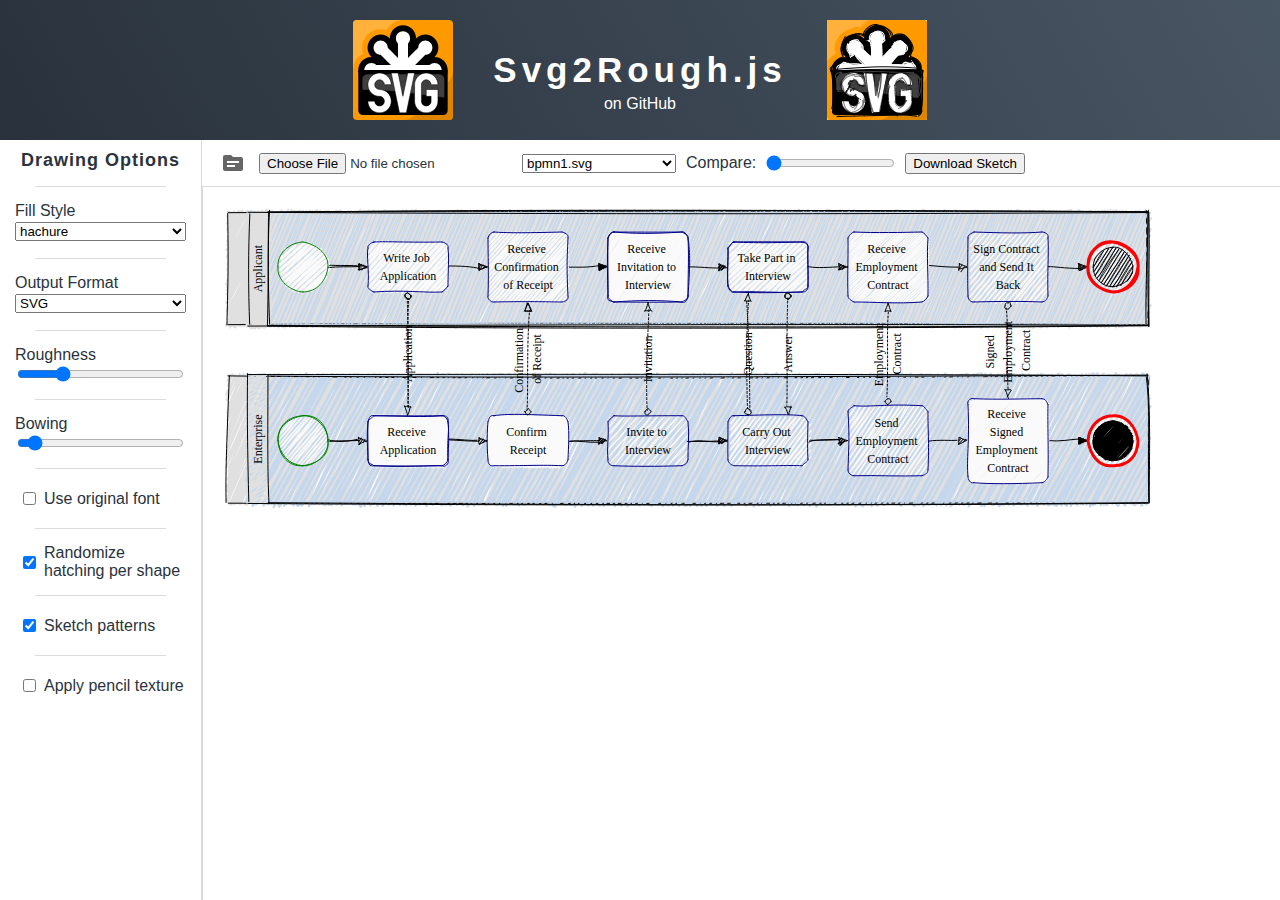
<file: index.html>
<!DOCTYPE html>
<html>

<head>
  <meta charset="UTF-8">
  <meta name="description"
    content="Convert your SVG file to a hand drawn sketch with Svg2Rough.js, a small open-source library.">
  <meta name="keywords" content="svg, conversion, hand drawn, sketch, open source">
  <meta name="viewport" content="width=device-width, initial-scale=1.0">

  <title>Svg2Rough.js - Convert Your SVG to a Hand Drawn Image</title>
  <script type="module" crossorigin src="/assets/index-CqwkmV1k.js"></script>
  <link rel="stylesheet" crossorigin href="/assets/index-ne0UX_yT.css">
</head>

<body>

  <div class="header">
    <img class="header-img" src="/assets/svg-logo-BD-si2rG.svg" alt="W3C SVG Logo">
    <div class="title">
      <h1><a href="https://github.com/fskpf/svg2roughjs" target="_blank">Svg2Rough.js</a></h1>
      <a class="subtitle" href="https://github.com/fskpf/svg2roughjs" target="_blank">on GitHub</a>
    </div>
    <img class="header-img" src="/assets/svg-logo-rough-DbT8wOZv.png" alt="Sketchy W3C SVG Logo">
  </div>

  <div class="main">
    <div class="sidebar">
      <h2>Drawing Options</h2>

      <div class="separator" style="margin-top: 5px;"></div>

      <label for="fill-style">Fill Style</label>
      <select id="fill-style" style="margin: 2px 0;">
        <option value="hachure">hachure</option>
        <option value="solid">solid</option>
        <option value="zigzag">zigzag</option>
        <option value="cross-hatch">cross-hatch</option>
        <option value="dots">dots (excruciatingly slow)</option>
        <option value="dashed">dashed (somewhat slow)</option>
        <option value="zigzag-line">zigzag-line (slow)</option>
      </select>
      <div class="separator"></div>

      <label for="output-format">Output Format</label>
      <select id="output-format" style="margin: 2px 0;">
        <option value="svg">SVG</option>
        <option value="canvas">Canvas</option>
      </select>
      <div class="separator"></div>

      <label for="roughness-input">Roughness</label>
      <input id="roughness-input" type="range" value="1" min="0" max="4" step="0.5">
      <div class="separator"></div>
      <label for="bowing-input">Bowing</label>
      <input id="bowing-input" type="range" value="1" min="0" max="15" step="1">
      <div class="separator"></div>
      <div class="checkbox">
        <input id="original-font" type="checkbox">
        <label for="original-font">Use original font</label>
      </div>
      <div class="separator"></div>
      <div class="checkbox">
        <input id="randomize" type="checkbox" checked>
        <label for="randomize">Randomize hatching per shape</label>
      </div>
      <div class="separator"></div>
      <div class="checkbox">
        <input id="sketchPatterns" type="checkbox" checked>
        <label for="sketchPatterns" title="Whether patterns should be sketched or just copied">
          Sketch patterns
        </label>
      </div>
      <div class="separator"></div>
      <div class="checkbox">
        <input id="pencilFilter" type="checkbox">
        <label for="pencilFilter">Apply pencil texture</label>
      </div>
    </div>

    <div id="preview">

      <div class="toolbar">

        <input type="checkbox" id="source-toggle" class="toggle-btn">
        <label for="source-toggle" class="icon icon-raw" title="Toggle code editor"></label>

        <input type="file" id="file-chooser" accept="image/svg+xml">
        <select id="sample-select">
          <option value="bpmn1">bpmn1.svg</option>
          <option value="computer-network">computer-network.svg</option>
          <option value="flowchart4">flowchart4.svg</option>
          <option value="hierarchical1">hierarchical1.svg</option>
          <option value="hierarchical2">hierarchical2.svg</option>
          <option value="mindmap">mindmap.svg</option>
          <option value="movies">movies.svg</option>
          <option value="organic1">organic1.svg</option>
          <option value="organic2">organic2.svg</option>
          <option value="tree1">tree1.svg</option>
          <option value="venn">venn.svg</option>
        </select>
        <label for="opacity">Compare: </label>
        <input id="opacity" type="range" min="0" max="1" step="0.05" value="0">
        <button id="download-btn">Download Sketch</button>
        <div id="local-testing">
          <button id="prev-testcase" title="Previous testcase" class="icon-button"><span
              class="icon icon-chevron-left"></span></button>
          <select id="select-testcase">
            <option value=""></option>
          </select>
          <button id="next-testcase" title="Previous testcase" class="icon-button"><span
              class="icon icon-chevron-right"></span></button>
          <button id="download-testcase" title="Create a testcase for the repository" class="icon-button"><span
              class="icon icon-flask"></span></button>
        </div>
      </div>

      <div class="separator" style="margin: 0;"></div>

      <div class="content-container">
        <div class="raw-svg-container hidden"></div>
        <div class="image-container">
          <div id="output"></div>
          <div id="input"></div>
        </div>
      </div>
    </div>
  </div>


</body>

</html>
</file>
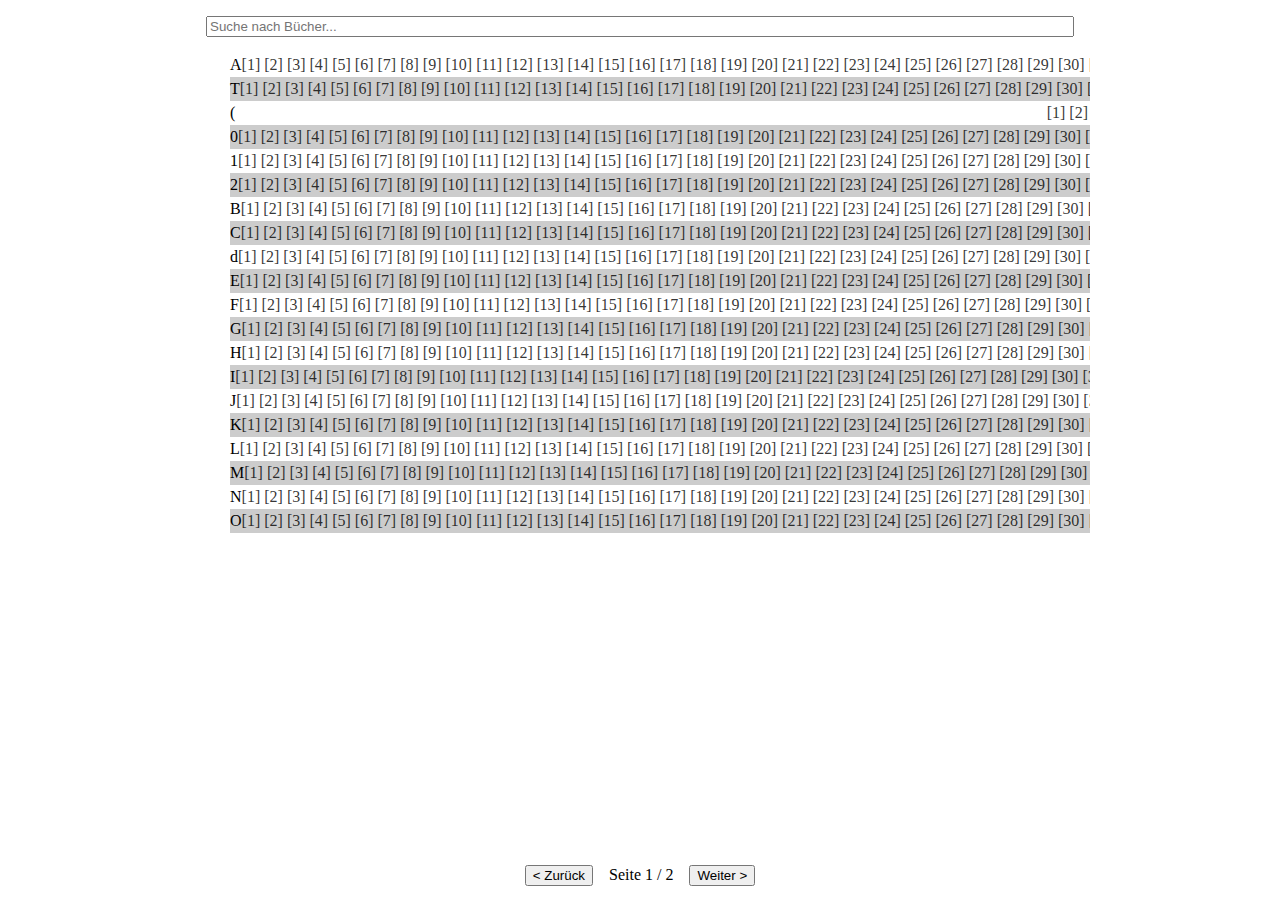
<file: books/index.html>
<!DOCTYPE html>
<html lang="en">

<head>
  <meta charset="UTF-8">
  <meta http-equiv="X-UA-Compatible" content="IE=edge">
  <meta name="viewport" content="width=device-width, initial-scale=1.0">
  <title>Books</title>

  <style>
    body,
    html {
      overflow: hidden;
      margin: 0;
      display: flex;
      justify-content: center;
      width: 100%;
      height: 100%;
    }

    .grid-root {
      width: 100%;
      max-width: 900px;
      display: grid;
      grid-template-columns: 1fr;
      grid-template-rows: auto minmax(0, 1fr) 50px;
      grid-template-areas:
        "search"
        "results"
        "pagination";
    }

    .search {
      grid-area: search;
      display: flex;
      align-items: center;
      justify-content: center;
    }

    input {
      width: 100%;
      margin: 1rem;
    }

    .results {
      grid-area: results;
      overflow: auto;
    }

    .results ul {
      margin: 0;
    }

    .results li {
      line-height: 1.5em;
      display: flex;
    }

    .results li:nth-child(even) {
      background-color: rgba(0, 0, 0, 0.2);
    }

    .pagination {
      grid-area: pagination;
      display: flex;
      justify-content: center;
      align-items: center;
    }

    #current-page-indicator {
      margin: 0 1em;
    }

    .directory-link {
      cursor: pointer;
      align-self: flex-end;
      margin: 0 2px;
      color: rgba(0, 0, 0, 0.8);
    }

    .directory-link:hover {
      text-decoration: underline;
    }

    .directory-link:nth-child(2) {
      margin-left: auto;
    }

    .copy-hint {
      position: absolute;
      bottom: 60px;
      left: 50%;
      transform: translateX(-50%);
      background-color: #4CAF50;
      color: #fff;
      padding: 0.5rem 1rem;
      box-shadow: 0 1px 3px rgba(0, 0, 0, 0.12), 0 1px 2px rgba(0, 0, 0, 0.24);
      display: none;
    }
  </style>
</head>

<body>
  <div class="grid-root">
    <div class="search">
      <input id="search" type="text" placeholder="Suche nach Bücher...">
    </div>
    <div class="results">
      <ul>
        <li>Keine Ergebnisse</li>
      </ul>
    </div>
    <div class="pagination">
      <button id="previous-page">
        &lt; Zurück
      </button>
      <div id="current-page-indicator">Seite 1</div>
      <button id="next-page">Weiter &gt;</button>
    </div>
    <div class="copy-hint">
      Copied path ✔
    </div>
  </div>

  <script src="./main.js" type="module"></script>
</body>

</html>
</file>
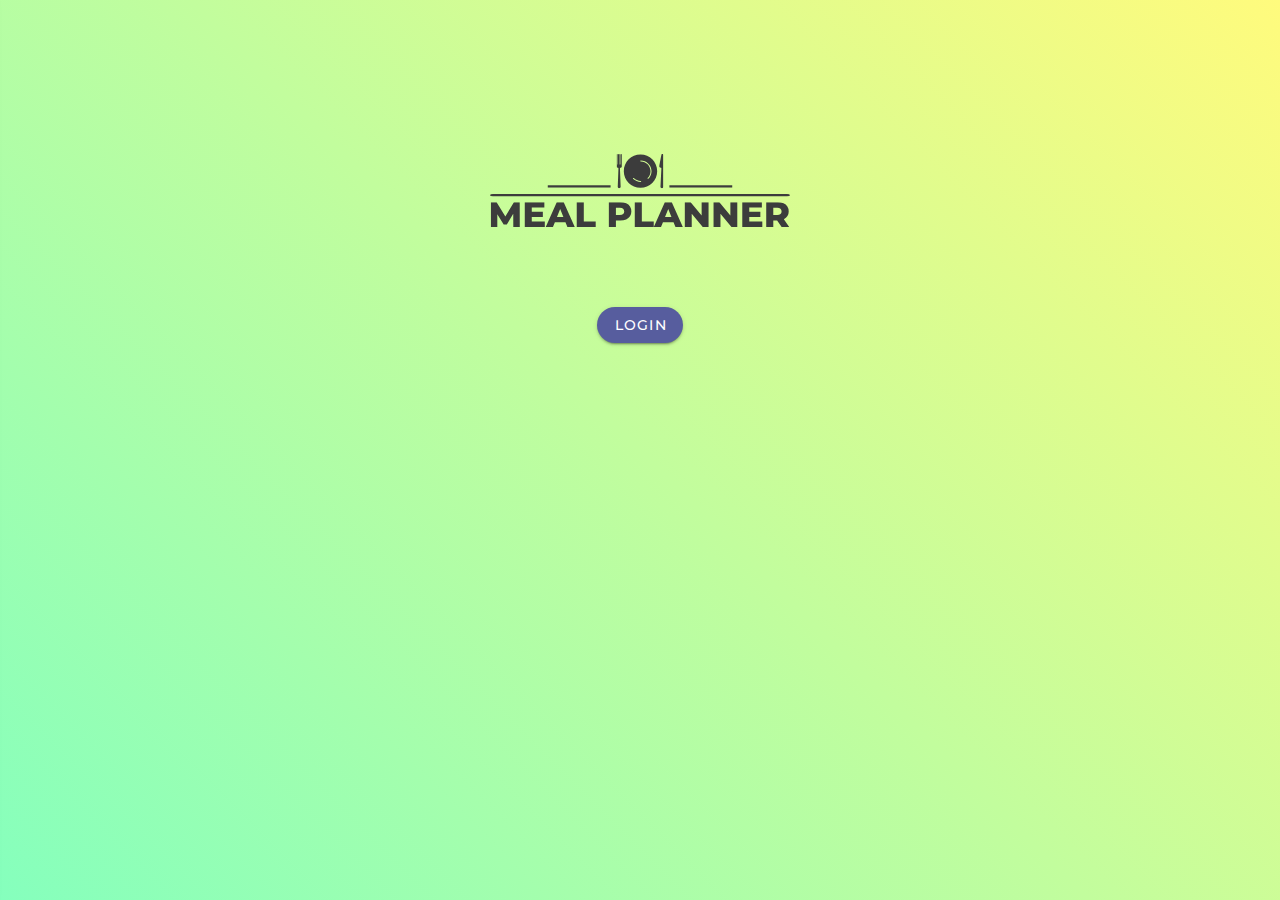
<file: meal-planner/index.html>
<!DOCTYPE html>
<html lang="en">

<head>
    <meta charset="UTF-8" />

    <link rel="apple-touch-icon" sizes="180x180" href="./apple-touch-icon.png">
    <link rel="icon" type="image/png" sizes="32x32" href="./favicon-32x32.png">
    <link rel="icon" type="image/png" sizes="16x16" href="./favicon-16x16.png">

    <meta name="viewport" content="width=device-width, initial-scale=1.0" />
    <meta name="referrer" content="no-referrer" />
    <title>Meal Planner</title>

    <style>
        body {
            background-color: #c2fd9d;
            background-image: linear-gradient(45deg, #85ffbd 0%, #fffb7d 100%);
        }
    </style>
  <script type="module" crossorigin src="./assets/index.993f8801.js"></script>
  <link rel="stylesheet" href="./assets/index.36bfcaa7.css">
<link rel="manifest" href="./manifest.webmanifest"></head>

<body>
    <div id="app"></div>
    
</body>

</html>
</file>
<file: assets/index-ne0UX_yT.css>
body *{box-sizing:border-box}body{position:absolute;top:0;bottom:0;right:0;left:0;margin:0;font-family:Arial,Helvetica,sans-serif;color:#2a333d}#preview{display:flex;flex-direction:column;overflow:auto;width:100%}#input{position:absolute;top:0;left:0;opacity:0;background-color:#fff}.header{display:flex;justify-content:center;align-items:center;padding:20px 0;width:100%;background-image:linear-gradient(60deg,#29323c,#485563)}.header-img{width:100px;height:100px;margin:0 40px}.title{text-align:center;font-family:Arial,Helvetica,sans-serif}.title h1{margin-bottom:5px;font-weight:700;letter-spacing:5px;font-size:35px}a:link,a:visited,a:hover,a:active{color:#fff;text-decoration:none}.sidebar{border-right:1px solid rgba(0,0,0,.14);display:flex;flex-direction:column;padding:0 15px;flex:0 0 200px}.sidebar h2{margin:10px 0;font-size:18px;text-align:center;letter-spacing:1px}.toolbar{display:flex;justify-items:center;align-items:center;flex-wrap:wrap;padding:5px 10px}.toolbar>*{margin:2px 5px}.toolbar input.toggle-btn:checked:hover+label{background-color:#b2b2b2}.toolbar label.toggle-btn:hover,.toolbar input.toggle-btn:checked+label{background-color:#dedede}label{-webkit-user-select:none;user-select:none}.icon{display:block;width:32px;height:32px;background-repeat:no-repeat;background-position:center;border:none;cursor:pointer;background-size:24px;border-radius:5px}.icon-raw{background-image:url("data:image/svg+xml,%3csvg%20xmlns='http://www.w3.org/2000/svg'%20enable-background='new%200%200%2024%2024'%20height='24'%20viewBox='0%200%2024%2024'%20width='24'%3e%3cpath%20fill='%23666666'%20d='M20,6h-8l-2-2H4C2.9,4,2.01,4.9,2.01,6L2,18c0,1.1,0.9,2,2,2h16c1.1,0,2-0.9,2-2V8C22,6.9,21.1,6,20,6z%20M14,16H6v-2h8V16z%20M18,12H6v-2h12V12z'/%3e%3c/svg%3e")}.icon-flask{background-image:url("data:image/svg+xml,%3csvg%20xmlns='http://www.w3.org/2000/svg'%20viewBox='0%200%20448%20512'%3e%3c!--!%20Font%20Awesome%20Free%206.1.1%20by%20@fontawesome%20-%20https://fontawesome.com%20License%20-%20https://fontawesome.com/license/free%20(Icons:%20CC%20BY%204.0,%20Fonts:%20SIL%20OFL%201.1,%20Code:%20MIT%20License)%20Copyright%202022%20Fonticons,%20Inc.%20--%3e%3cpath%20fill='%23666666'%20d='M437.2%20403.5L319.1%20215L319.1%2064h7.1c13.25%200%2023.1-10.75%2023.1-24l-.0002-16c0-13.25-10.75-24-23.1-24H120C106.8%200%2096.01%2010.75%2096.01%2024l-.0002%2016c0%2013.25%2010.75%2024%2023.1%2024h7.1L128%20215l-117.2%20188.5C-18.48%20450.6%2015.27%20512%2070.89%20512h306.2C432.7%20512%20466.5%20450.5%20437.2%20403.5zM137.1%20320l48.15-77.63C189.8%20237.3%20191.9%20230.8%20191.9%20224l.0651-160h63.99l-.06%20160c0%206.875%202.25%2013.25%205.875%2018.38L309.9%20320H137.1z'/%3e%3c/svg%3e")}.icon-chevron-left{background-image:url("data:image/svg+xml,%3csvg%20xmlns='http://www.w3.org/2000/svg'%20viewBox='0%200%20320%20512'%3e%3c!--!%20Font%20Awesome%20Free%206.1.1%20by%20@fontawesome%20-%20https://fontawesome.com%20License%20-%20https://fontawesome.com/license/free%20(Icons:%20CC%20BY%204.0,%20Fonts:%20SIL%20OFL%201.1,%20Code:%20MIT%20License)%20Copyright%202022%20Fonticons,%20Inc.%20--%3e%3cpath%20fill='%23666666'%20d='M224%20480c-8.188%200-16.38-3.125-22.62-9.375l-192-192c-12.5-12.5-12.5-32.75%200-45.25l192-192c12.5-12.5%2032.75-12.5%2045.25%200s12.5%2032.75%200%2045.25L77.25%20256l169.4%20169.4c12.5%2012.5%2012.5%2032.75%200%2045.25C240.4%20476.9%20232.2%20480%20224%20480z'/%3e%3c/svg%3e")}.icon-chevron-right{background-image:url("data:image/svg+xml,%3csvg%20xmlns='http://www.w3.org/2000/svg'%20viewBox='0%200%20320%20512'%3e%3c!--!%20Font%20Awesome%20Free%206.1.1%20by%20@fontawesome%20-%20https://fontawesome.com%20License%20-%20https://fontawesome.com/license/free%20(Icons:%20CC%20BY%204.0,%20Fonts:%20SIL%20OFL%201.1,%20Code:%20MIT%20License)%20Copyright%202022%20Fonticons,%20Inc.%20--%3e%3cpath%20fill='%23666666'%20d='M96%20480c-8.188%200-16.38-3.125-22.62-9.375c-12.5-12.5-12.5-32.75%200-45.25L242.8%20256L73.38%2086.63c-12.5-12.5-12.5-32.75%200-45.25s32.75-12.5%2045.25%200l192%20192c12.5%2012.5%2012.5%2032.75%200%2045.25l-192%20192C112.4%20476.9%20104.2%20480%2096%20480z'/%3e%3c/svg%3e")}.toggle-btn{display:none}.main{position:absolute;top:140px;right:0;left:0;bottom:0;overflow:hidden;display:flex}.content-container{overflow:hidden;height:100%;position:relative;display:flex}.raw-svg-container{flex:0 0 40%;overflow:auto;border-right:1px solid rgba(0,0,0,.14);transition:flex-basis .2s ease-in-out}.raw-svg-container.hidden{flex-basis:0}.raw-svg-container .CodeMirror{height:100%}.image-container{flex:1 1 auto;overflow:auto;position:relative}.separator{border-top:1px solid rgba(0,0,0,.14);margin:15px 20px}.checkbox{display:flex;align-items:center}.checkbox input{margin:8px}.checkbox *,label[for=opacity]{cursor:pointer}.icon-button{width:24px;height:24px;padding:3px;margin:0 6px}.icon-button .icon{width:100%;height:100%;background-size:contain}#local-testing{margin:0 0 0 auto;display:flex;align-items:center}
</file>
